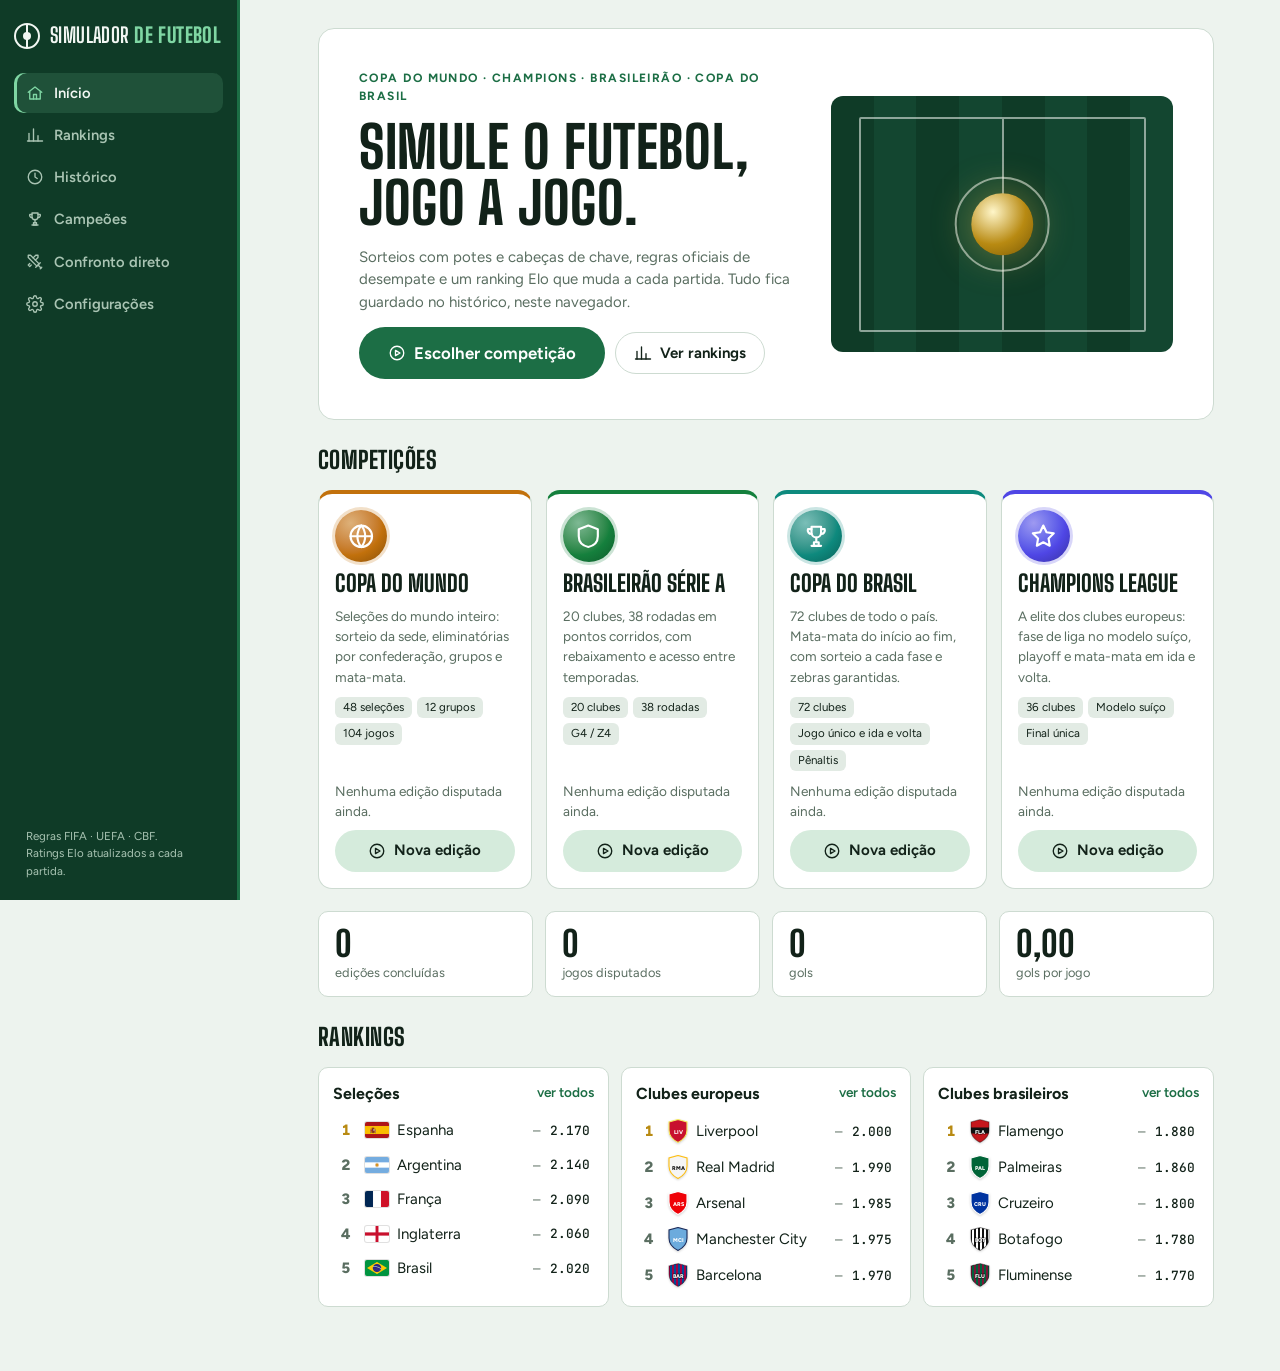
<file: web/index.html>
<!doctype html>
<html lang="pt-BR">
<head>
<meta charset="utf-8">
<meta name="viewport" content="width=device-width, initial-scale=1, viewport-fit=cover">
<title>Simulador de Futebol</title>
<meta name="description" content="Simulador de Copa do Mundo, Champions League, Brasileirão e Copa do Brasil com ranking Elo e histórico.">
<meta name="theme-color" content="#0f3b27">
<link rel="preconnect" href="https://fonts.googleapis.com">
<link rel="preconnect" href="https://fonts.gstatic.com" crossorigin>
<link rel="stylesheet" href="https://fonts.googleapis.com/css2?family=Big+Shoulders+Display:wght@700;800&family=Figtree:wght@400;500;600;700&family=JetBrains+Mono:wght@400;500&display=swap">
<link rel="stylesheet" href="styles.css">
</head>
<body>
<div id="app"></div>
<noscript>Este simulador precisa de JavaScript para funcionar.</noscript>
<!-- Ordem importa: namespace → dados → núcleo → persistência → componentes → competições → app → páginas. -->
<script src="js/sim.js"></script>
<script src="js/data/selecoes.js"></script>
<script src="js/data/clubes-br.js"></script>
<script src="js/data/clubes-eu.js"></script>
<script src="js/core/rng.js"></script>
<script src="js/core/elo.js"></script>
<script src="js/core/match.js"></script>
<script src="js/core/standings.js"></script>
<script src="js/core/schedule.js"></script>
<script src="js/core/draw.js"></script>
<script src="js/store.js"></script>
<script src="js/ui/icones.js"></script>
<script src="js/ui/components.js"></script>
<script src="js/ui/stats.js"></script>
<script src="js/comps/common.js"></script>
<script src="js/comps/copa.js"></script>
<script src="js/comps/brasileirao.js"></script>
<script src="js/comps/copa-brasil.js"></script>
<script src="js/comps/champions.js"></script>
<script src="js/app.js"></script>
<script src="js/ui/pages/inicio.js"></script>
<script src="js/ui/pages/competicao.js"></script>
<script src="js/ui/pages/rankings.js"></script>
<script src="js/ui/pages/historico.js"></script>
<script src="js/ui/pages/time.js"></script>
<script src="js/ui/pages/config.js"></script>
</body>
</html>
</file>
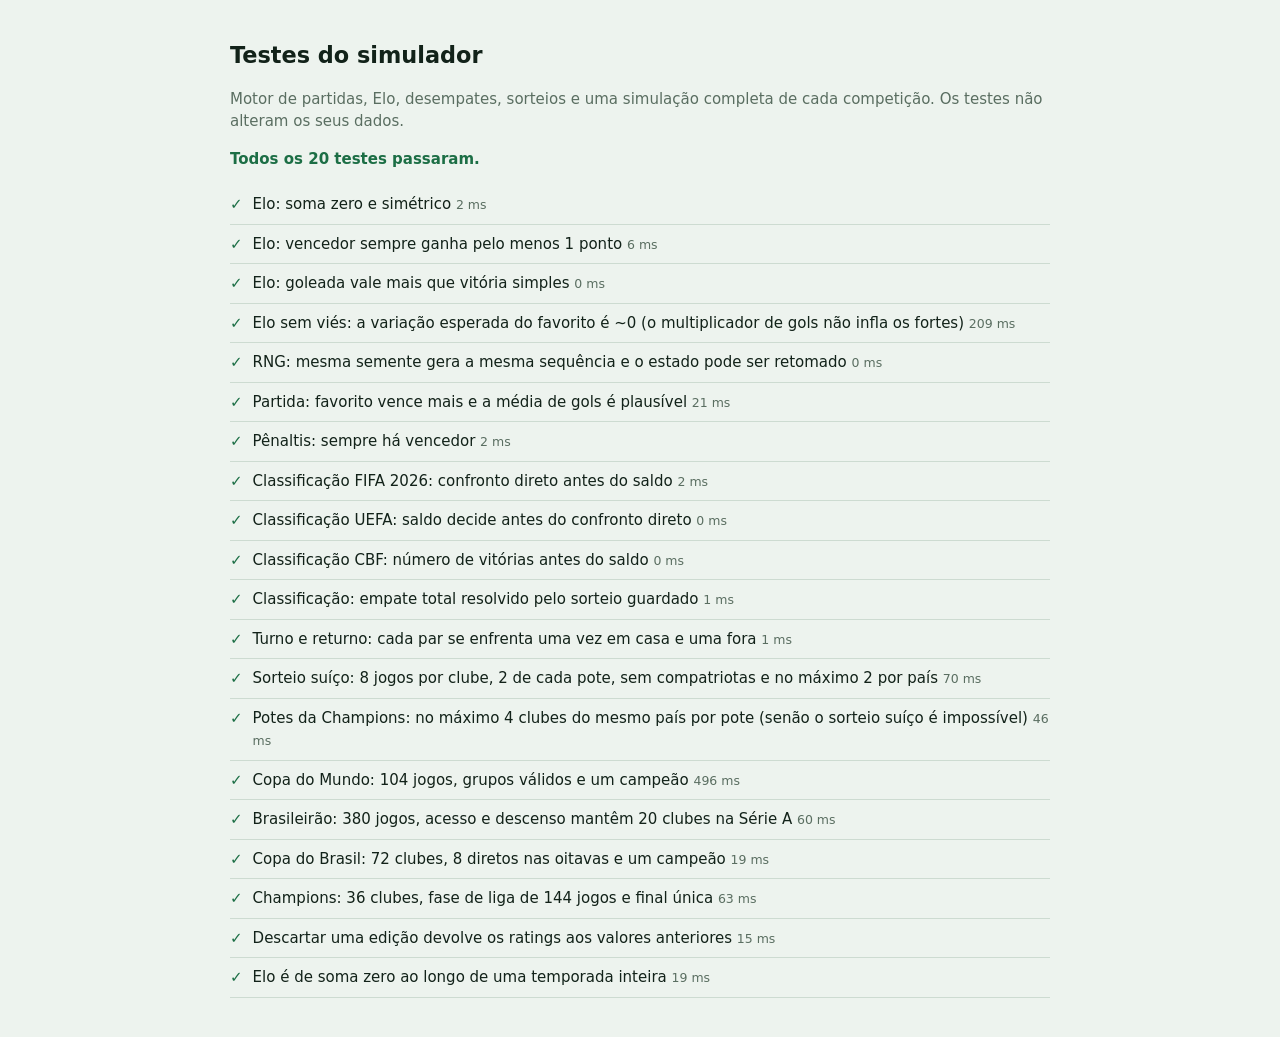
<file: web/tests.html>
<!doctype html>
<html lang="pt-BR">
<head>
<meta charset="utf-8">
<meta name="viewport" content="width=device-width, initial-scale=1">
<title>Testes do Simulador</title>
<style>
  :root { --bg: #edf3ee; --ink: #122219; --muted: #5a6e61; --ok: #1c6e45; --bad: #a8463a; --line: #cddbd1; }
  @media (prefers-color-scheme: dark) { :root { --bg: #0b1510; --ink: #e4eee7; --muted: #92a89a; --ok: #3aa86d; --bad: #e07b6c; --line: #26402f; } }
  body { margin: 0; padding: 24px 16px; background: var(--bg); color: var(--ink); font: 15px/1.5 system-ui, sans-serif; }
  main { max-width: 820px; margin: 0 auto; }
  h1 { font-size: 1.4rem; }
  ol { padding: 0; list-style: none; }
  li { padding: 8px 0; border-bottom: 1px solid var(--line); display: flex; gap: 10px; }
  .ok { color: var(--ok); font-weight: 700; } .bad { color: var(--bad); font-weight: 700; }
  small, .muted { color: var(--muted); }
  code { white-space: pre-wrap; color: var(--bad); }
</style>
</head>
<body>
<main>
  <h1>Testes do simulador</h1>
  <p class="muted">Motor de partidas, Elo, desempates, sorteios e uma simulação completa de cada competição. Os testes não alteram os seus dados.</p>
  <p id="resumo">Rodando…</p>
  <ol id="lista"></ol>
</main>
<script src="js/sim.js"></script>
<script src="js/data/selecoes.js"></script>
<script src="js/data/clubes-br.js"></script>
<script src="js/data/clubes-eu.js"></script>
<script src="js/core/rng.js"></script>
<script src="js/core/elo.js"></script>
<script src="js/core/match.js"></script>
<script src="js/core/standings.js"></script>
<script src="js/core/schedule.js"></script>
<script src="js/core/draw.js"></script>
<script src="js/store.js"></script>
<script src="js/ui/components.js"></script>
<script src="js/comps/common.js"></script>
<script src="js/comps/copa.js"></script>
<script src="js/comps/brasileirao.js"></script>
<script src="js/comps/copa-brasil.js"></script>
<script src="js/comps/champions.js"></script>
<script src="js/testes.js"></script>
<script>
  SIM.store.iniciar().then(() => setTimeout(() => {
    const res = SIM.rodarTestes();
    const falhas = res.filter((r) => !r.ok).length;
    document.getElementById('resumo').innerHTML = falhas
      ? `<span class="bad">${falhas} de ${res.length} testes falharam.</span>`
      : `<span class="ok">Todos os ${res.length} testes passaram.</span>`;
    document.getElementById('lista').innerHTML = res.map((r) => `<li><span class="${r.ok ? 'ok' : 'bad'}">${r.ok ? '✓' : '✗'}</span>
      <div>${SIM.esc(r.nome)} <small>${r.ms} ms</small>${r.ok ? '' : `<br><code>${SIM.esc(r.erro)}</code>`}</div></li>`).join('');
  }, 30));
</script>
</body>
</html>
</file>
<file: web/styles.css>
/* Layout: barra lateral fixa (desktop) ou barra de topo com navegação rolável (celular) + uma coluna
   central de até 1180px. A tela de jogo divide-se em placar (coluna fixa) + lista de jogos. */
:root {
  --bg: #edf3ee;
  --surface: #ffffff;
  --surface-2: #e2ebe4;
  --ink: #122219;
  --muted: #5a6e61;
  --line: #cddbd1;
  --accent: #1c6e45;        /* verde de gramado, a cor padrão */
  --accent-ink: #ffffff;
  --accent-soft: #d5ebdc;
  --pitch-deep: #0f3b27;    /* placar / barra lateral, igual nos dois temas */
  --pitch-stripe: #134630;
  --chalk: #f2f7f3;
  --chalk-dim: #a9c4b3;
  --gold: #b88a12;
  --third: #b7791f;
  --third-soft: #f6ead3;
  --out: #a8463a;
  --out-soft: #f5e1dd;
  --up: #1c7a47;
  --down: #b3412f;
  --z-lib: #1c6e45; --z-pre: #2f9e8f; --z-sul: #2f6db3; --z-reb: #b3412f;
  --c-copa: #c2710c; --c-champions: #4f46e5; --c-brasileirao: #15803d; --c-copaBrasil: #0e8a7e;
  --shadow: 0 1px 2px rgb(15 59 39 / 0.06), 0 6px 20px rgb(15 59 39 / 0.06);

  --f-display: 'Big Shoulders Display', 'Arial Narrow', 'Roboto Condensed', Impact, sans-serif;
  --f-body: 'Figtree', 'Segoe UI', system-ui, -apple-system, sans-serif;
  --f-mono: 'JetBrains Mono', ui-monospace, 'Cascadia Mono', Consolas, monospace;
  --r: 10px;
  --side-w: 240px;
}
@media (prefers-color-scheme: dark) {
  :root:not([data-theme="light"]) {
    --bg: #0b1510; --surface: #12211a; --surface-2: #1a2d23; --ink: #e4eee7; --muted: #92a89a;
    --line: #26402f; --accent: #3aa86d; --accent-ink: #06170e; --accent-soft: #173a27;
    --pitch-deep: #0a2a1b; --pitch-stripe: #0d3122; --gold: #e2bd4c;
    --third: #e0a54a; --third-soft: #3a2c14; --out: #e07b6c; --out-soft: #3a1e1a;
    --up: #4cc584; --down: #ef8a79;
    --z-lib: #3aa86d; --z-pre: #45c1b0; --z-sul: #5f9be0; --z-reb: #e07b6c;
    --c-copa: #f0a032; --c-champions: #8b85ff; --c-brasileirao: #3fbf6c; --c-copaBrasil: #33c2b3;
    --shadow: 0 1px 2px rgb(0 0 0 / 0.3), 0 6px 20px rgb(0 0 0 / 0.25);
    color-scheme: dark;
  }
}
:root[data-theme="dark"] {
  --bg: #0b1510; --surface: #12211a; --surface-2: #1a2d23; --ink: #e4eee7; --muted: #92a89a;
  --line: #26402f; --accent: #3aa86d; --accent-ink: #06170e; --accent-soft: #173a27;
  --pitch-deep: #0a2a1b; --pitch-stripe: #0d3122; --gold: #e2bd4c;
  --third: #e0a54a; --third-soft: #3a2c14; --out: #e07b6c; --out-soft: #3a1e1a;
  --up: #4cc584; --down: #ef8a79;
  --z-lib: #3aa86d; --z-pre: #45c1b0; --z-sul: #5f9be0; --z-reb: #e07b6c;
  --c-copa: #f0a032; --c-champions: #8b85ff; --c-brasileirao: #3fbf6c; --c-copaBrasil: #33c2b3;
  --shadow: 0 1px 2px rgb(0 0 0 / 0.3), 0 6px 20px rgb(0 0 0 / 0.25);
  color-scheme: dark;
}

* { box-sizing: border-box; }
html, body { margin: 0; }
body {
  background: var(--bg); color: var(--ink);
  font: 15px/1.5 var(--f-body);
  -webkit-font-smoothing: antialiased;
}
img { max-width: 100%; }
h1, h2, h3 { margin: 0; text-wrap: balance; }
p { margin: 0; }
a { color: inherit; }
button { font: inherit; color: inherit; }
:focus-visible { outline: 3px solid var(--accent); outline-offset: 2px; border-radius: 6px; }
.sr-only { position: absolute; width: 1px; height: 1px; overflow: hidden; clip: rect(0 0 0 0); white-space: nowrap; }
.muted { color: var(--muted); }
.ink { color: var(--ink); }
.small { font-size: 0.85rem; }
.mono { font-family: var(--f-mono); font-size: 0.82rem; }
.eyebrow { font-size: 0.75rem; font-weight: 700; letter-spacing: 0.12em; text-transform: uppercase; color: var(--accent); }
.eyebrow.on-dark { color: var(--chalk-dim); }
.link { text-decoration: none; }
.link:hover { text-decoration: underline; }
.link-accent { color: var(--accent); font-weight: 600; text-decoration: none; }
.link-accent:hover { text-decoration: underline; }
.gold-text { color: var(--gold); display: inline-flex; align-items: center; gap: 4px; }
.bad-text { color: var(--out); font-weight: 600; }
.ico { width: 18px; height: 18px; flex: none; }

/* ---------- comp colours ---------- */
.comp-copa { --cc: var(--c-copa); }
.comp-champions { --cc: var(--c-champions); }
.comp-brasileirao { --cc: var(--c-brasileirao); }
.comp-copaBrasil { --cc: var(--c-copaBrasil); }
.emblem {
  --s: 36px; width: var(--s); height: var(--s); border-radius: 50%; flex: none; display: inline-grid; place-items: center;
  background: radial-gradient(circle at 30% 25%, color-mix(in srgb, var(--cc) 55%, #fff), var(--cc) 60%, color-mix(in srgb, var(--cc) 70%, #000));
  color: #fff; box-shadow: 0 0 0 3px color-mix(in srgb, var(--cc) 22%, transparent);
}
.emblem .ico { width: 55%; height: 55%; }
.emblem.sm { --s: 22px; box-shadow: none; }
.emblem.lg { --s: 52px; }
.emblem.xl { --s: 96px; box-shadow: 0 0 0 6px color-mix(in srgb, var(--cc) 20%, transparent), 0 14px 30px color-mix(in srgb, var(--cc) 30%, transparent); }
.comp-dot { width: 8px; height: 8px; border-radius: 50%; background: var(--cc); flex: none; }

/* ---------- shell ---------- */
.shell { min-height: 100vh; }
.sidebar {
  position: fixed; inset: 0 auto 0 0; width: var(--side-w); z-index: 30;
  background: var(--pitch-deep); color: var(--chalk); padding: 20px 14px; display: flex; flex-direction: column; gap: 22px;
  border-right: 3px solid var(--accent); overflow-y: auto;
}
.brand { display: flex; align-items: center; gap: 10px; font-family: var(--f-display); font-size: 1.3rem; font-weight: 700; letter-spacing: 0.02em; text-transform: uppercase; white-space: nowrap; text-decoration: none; color: var(--chalk); }
.brand b { color: #7fd6a3; font-weight: 800; }
.brand-mark { width: 26px; height: 26px; border-radius: 50%; border: 2px solid currentColor; position: relative; flex: none; }
.brand-mark::before { content: ''; position: absolute; inset: 0; margin: auto; width: 2px; height: 100%; background: currentColor; }
.brand-mark::after { content: ''; position: absolute; inset: 0; margin: auto; width: 8px; height: 8px; border-radius: 50%; background: currentColor; }
.nav { display: flex; flex-direction: column; gap: 2px; }
.nav-item { display: flex; align-items: center; gap: 10px; padding: 9px 12px; border-radius: 10px; text-decoration: none; color: var(--chalk-dim); font-weight: 600; font-size: 0.92rem; }
.nav-item:hover { background: rgb(255 255 255 / 0.06); color: var(--chalk); }
.nav-item.on { background: rgb(127 214 163 / 0.14); color: var(--chalk); box-shadow: inset 3px 0 0 #7fd6a3; }
.nav-item.on .ico { color: #7fd6a3; }
.side-live { display: flex; flex-direction: column; gap: 4px; }
.side-live .eyebrow { padding: 0 12px 4px; }
.live-item { display: flex; align-items: center; gap: 8px; padding: 6px 12px; border-radius: 8px; text-decoration: none; font-size: 0.85rem; color: var(--chalk); min-width: 0; }
.live-item:hover { background: rgb(255 255 255 / 0.06); }
.side-foot { margin-top: auto; font-size: 0.72rem; color: var(--chalk-dim); line-height: 1.5; padding: 0 12px; }
.mobilebar { display: none; }
.wrap { max-width: 1180px; margin: 0 auto; padding: 28px 16px 64px calc(var(--side-w) + 28px); display: flex; flex-direction: column; gap: 22px; }
@media (min-width: 1500px) { .wrap { padding-left: 28px; } }
.boot { min-height: 60vh; display: grid; place-items: center; gap: 10px; color: var(--muted); align-content: center; }
.notice { display: flex; align-items: center; justify-content: space-between; gap: 12px; background: var(--accent-soft); border: 1px solid var(--accent); border-radius: var(--r); padding: 10px 14px; font-size: 0.9rem; }

/* ---------- buttons ---------- */
.btn {
  display: inline-flex; align-items: center; justify-content: center; gap: 8px;
  min-height: 42px; padding: 0 18px; border-radius: 99px; border: 1.5px solid transparent;
  font-weight: 650; cursor: pointer; transition: background .15s, border-color .15s, transform .1s;
  white-space: nowrap; text-decoration: none; background: none;
}
.btn:active:not(:disabled) { transform: translateY(1px); }
.btn:disabled { opacity: 0.45; cursor: not-allowed; }
.btn.primary { background: var(--accent); color: var(--accent-ink); }
.btn.primary:hover:not(:disabled) { filter: brightness(1.08); }
.btn.soft { background: var(--accent-soft); color: var(--ink); }
.btn.soft:hover:not(:disabled) { border-color: var(--accent); }
.btn.ghost { background: transparent; border-color: var(--line); }
.btn.ghost:hover:not(:disabled) { border-color: var(--accent); }
.btn.danger { background: var(--out); color: #fff; }
.btn.on-dark { background: var(--chalk); color: var(--pitch-deep); }
.btn.ghost-dark { border-color: rgb(255 255 255 / 0.3); color: var(--chalk); }
.btn.ghost-dark:hover { border-color: var(--chalk); }
.btn.big { min-height: 52px; padding: 0 28px; font-size: 1.05rem; }
.btn.small { min-height: 34px; padding: 0 14px; font-size: 0.85rem; }
.btn.small .ico { width: 16px; height: 16px; }
.btn.block { width: 100%; }
.file-btn { position: relative; }
.row { display: flex; gap: 10px; align-items: center; }
.row.end { justify-content: flex-end; flex-wrap: wrap; }
.wrap-row { flex-wrap: wrap; }
.grow { flex: 1; min-width: 0; }
.spacer { flex: 1; }

/* ---------- page blocks ---------- */
.stage-head { display: flex; flex-direction: column; gap: 6px; }
.stage-head.split { flex-direction: row; justify-content: space-between; align-items: flex-end; gap: 16px; flex-wrap: wrap; }
.stage-head h1, .hero h1, .comp-head h1, .comp-intro h1, .team-head h1 { font-family: var(--f-display); font-weight: 800; text-transform: uppercase; font-size: clamp(2rem, 5vw, 3rem); line-height: 0.98; letter-spacing: 0.01em; }
.lede { color: var(--muted); max-width: 64ch; }
.counter { display: flex; flex-direction: column; align-items: flex-end; }
.big-num { font-family: var(--f-display); font-weight: 800; font-size: 3rem; line-height: 1; color: var(--accent); font-variant-numeric: tabular-nums; }
.toolbar { display: flex; flex-wrap: wrap; gap: 10px; align-items: center; }
.footer-actions { display: flex; justify-content: flex-end; }
.panel { background: var(--surface); border: 1px solid var(--line); border-radius: var(--r); padding: 18px; display: flex; flex-direction: column; gap: 12px; }
.section { display: flex; flex-direction: column; gap: 12px; }
.section-head { display: flex; align-items: center; gap: 10px; flex-wrap: wrap; }
.section-title { font-family: var(--f-display); font-weight: 800; text-transform: uppercase; font-size: 1.5rem; letter-spacing: 0.02em; display: flex; align-items: center; gap: 8px; }
.empty { color: var(--muted); }
.card { background: var(--surface); border: 1px solid var(--line); border-radius: var(--r); }
section.card { overflow: hidden; }
.pill { display: inline-flex; align-items: center; white-space: nowrap; font-size: 0.72rem; font-weight: 700; letter-spacing: 0.06em; text-transform: uppercase; padding: 2px 9px; border-radius: 99px; background: var(--surface-2); color: var(--muted); font-variant-numeric: tabular-nums; font-family: var(--f-body); }
.pill.ok { background: var(--accent-soft); color: var(--accent); }
.pill.live { background: color-mix(in srgb, var(--cc, var(--accent)) 16%, transparent); color: var(--cc, var(--accent)); }
.pill.live::before { content: ''; width: 6px; height: 6px; border-radius: 50%; background: currentColor; margin-right: 6px; animation: pulse 1.6s ease-in-out infinite; }
.plain { list-style: none; margin: 0; padding: 0; display: flex; flex-direction: column; gap: 6px; }
.two-col { display: grid; grid-template-columns: 1fr 1fr; gap: 16px; }
.two-col .eyebrow { margin-bottom: 6px; }
.facts { display: flex; flex-wrap: wrap; gap: 12px 28px; margin: 0; }
.facts dt { font-size: 0.75rem; color: var(--muted); text-transform: uppercase; letter-spacing: 0.08em; font-weight: 700; }
.facts dd { margin: 2px 0 0; }

/* ---------- flags & crests ---------- */
.flag { width: 24px; height: 16px; object-fit: cover; border-radius: 2px; box-shadow: 0 0 0 1px rgb(0 0 0 / 0.12); flex: none; background: var(--surface-2); }
.flag.md { width: 33px; height: 22px; }
.flag.lg { width: 72px; height: 48px; border-radius: 4px; }
.flag.xl { width: 150px; height: 100px; border-radius: 6px; }
.crest { width: 20px; height: 24px; flex: none; filter: drop-shadow(0 1px 1px rgb(0 0 0 / 0.18)); }
.crest.md { width: 28px; height: 34px; }
.crest.lg { width: 56px; height: 67px; }
.crest.xl { width: 100px; height: 120px; }
.team { display: inline-flex; align-items: center; gap: 8px; min-width: 0; max-width: 100%; text-decoration: none; }
a.team:hover .nm { text-decoration: underline; }
.team .nm, .nm { overflow: hidden; text-overflow: ellipsis; white-space: nowrap; }

/* ---------- home ---------- */
.hero { display: grid; grid-template-columns: 1.3fr 1fr; gap: 28px; align-items: center; background: var(--surface); border: 1px solid var(--line); border-radius: 16px; padding: clamp(20px, 4vw, 40px); overflow: hidden; }
.hero-copy { display: flex; flex-direction: column; gap: 14px; align-items: flex-start; min-width: 0; }
.hero h1 { font-size: clamp(2.2rem, 5.5vw, 3.6rem); }
.hero-pitch {
  position: relative; aspect-ratio: 4 / 3; max-width: 100%; border-radius: 12px;
  background: repeating-linear-gradient(90deg, var(--pitch-deep) 0 12.5%, var(--pitch-stripe) 12.5% 25%);
}
.pitch-lines { position: absolute; inset: 8%; border: 2px solid rgb(242 247 243 / 0.55); border-radius: 2px; }
.pitch-lines::before { content: ''; position: absolute; top: 0; bottom: 0; left: 50%; border-left: 2px solid rgb(242 247 243 / 0.55); }
.pitch-lines::after { content: ''; position: absolute; left: 50%; top: 50%; width: 32%; aspect-ratio: 1; transform: translate(-50%, -50%); border: 2px solid rgb(242 247 243 / 0.55); border-radius: 50%; }
.trophy { position: absolute; left: 50%; top: 50%; width: 18%; aspect-ratio: 1; transform: translate(-50%, -50%); border-radius: 50%; background: radial-gradient(circle at 35% 30%, #fff6c9, var(--gold) 55%, #7a5a06); box-shadow: 0 0 40px rgb(226 189 76 / 0.45); }

.comp-grid { display: grid; grid-template-columns: repeat(4, minmax(0, 1fr)); gap: 14px; }
.comp-card {
  position: relative; background: var(--surface); border: 1px solid var(--line); border-radius: 14px; padding: 16px;
  display: flex; flex-direction: column; gap: 10px; transition: transform .15s, box-shadow .15s, border-color .15s;
  border-top: 4px solid var(--cc);
}
.comp-card:hover, .comp-card:focus-within { transform: translateY(-3px); box-shadow: var(--shadow), 0 10px 30px color-mix(in srgb, var(--cc) 18%, transparent); border-color: var(--cc); }
.comp-card-link { position: absolute; inset: 0; z-index: 1; border-radius: 14px; }
.comp-card-top { display: flex; justify-content: space-between; align-items: flex-start; }
.comp-card h3 { font-family: var(--f-display); font-weight: 800; text-transform: uppercase; font-size: 1.45rem; line-height: 1; }
.comp-card-foot { margin-top: auto; display: flex; flex-direction: column; gap: 8px; }
.comp-card .btn { pointer-events: none; }
.comp-card .btn.primary { background: var(--cc); color: #fff; }
.progress { height: 6px; border-radius: 99px; background: var(--surface-2); overflow: hidden; }
.progress i { display: block; height: 100%; background: var(--cc, var(--accent)); border-radius: inherit; }

.stat-grid { display: grid; grid-template-columns: repeat(4, minmax(0, 1fr)); gap: 12px; }
.stat { background: var(--surface); border: 1px solid var(--line); border-radius: var(--r); padding: 14px 16px; display: flex; flex-direction: column; gap: 2px; min-width: 0; }
.stat-n { font-family: var(--f-display); font-weight: 800; font-size: 2.2rem; line-height: 1; font-variant-numeric: tabular-nums; }
.stat-l { font-size: 0.8rem; color: var(--muted); }

.champ-grid { display: grid; grid-template-columns: repeat(auto-fill, minmax(230px, 1fr)); gap: 12px; }
.champ-card { display: flex; align-items: center; gap: 12px; padding: 12px 14px; background: var(--surface); border: 1px solid var(--line); border-left: 4px solid var(--cc); border-radius: var(--r); text-decoration: none; min-width: 0; }
.champ-card:hover { border-color: var(--cc); }
.champ-card .grow { display: flex; flex-direction: column; gap: 4px; }

.top-grid { display: grid; grid-template-columns: repeat(3, minmax(0, 1fr)); gap: 12px; }
.top-card { padding: 14px; display: flex; flex-direction: column; gap: 8px; min-width: 0; }
.top-list { list-style: none; margin: 0; padding: 0; display: flex; flex-direction: column; gap: 2px; }
.top-list li { display: flex; align-items: center; gap: 10px; padding: 5px 4px; border-radius: 6px; min-width: 0; }
.top-list li:hover { background: var(--surface-2); }
.top-list .team { flex: 1; }
.top-list .pos { width: 18px; text-align: center; font-weight: 800; color: var(--muted); font-variant-numeric: tabular-nums; }
.top-list .pos.gold { color: var(--gold); }
.top-list .rt { font-family: var(--f-mono); font-size: 0.8rem; font-weight: 500; white-space: nowrap; }

/* ---------- competition page ---------- */
.comp-head { display: flex; align-items: center; gap: 16px; flex-wrap: wrap; padding-bottom: 16px; border-bottom: 1px solid var(--line); }
.comp-head h1 { font-size: clamp(1.8rem, 4.5vw, 2.6rem); }
.comp-head .eyebrow { color: var(--cc); }
.comp-intro { display: flex; gap: 28px; align-items: center; background: var(--surface); border: 1px solid var(--line); border-top: 5px solid var(--cc); border-radius: 16px; padding: clamp(20px, 4vw, 36px); flex-wrap: wrap; }
.comp-intro .grow { display: flex; flex-direction: column; gap: 12px; min-width: 260px; }
.comp-intro .eyebrow { color: var(--cc); }
.steps { list-style: none; margin: 0; padding: 0; display: flex; gap: 6px; flex-wrap: wrap; }
.steps li { display: flex; align-items: center; gap: 6px; font-size: 0.82rem; color: var(--muted); padding: 4px 10px 4px 4px; border-radius: 99px; }
.steps .dot { width: 22px; height: 22px; border-radius: 50%; display: grid; place-items: center; font-size: 0.75rem; font-weight: 700; border: 1.5px solid var(--line); }
.steps li.done .dot { background: var(--accent-soft); color: var(--accent); border-color: transparent; }
.steps li.current { color: var(--ink); background: var(--surface); box-shadow: inset 0 0 0 1px var(--line); }
.steps li.current .dot { background: var(--accent); color: var(--accent-ink); border-color: transparent; }

/* host */
.host-card { display: flex; gap: 28px; align-items: center; background: var(--surface); border: 1px solid var(--line); border-radius: var(--r); padding: 24px; flex-wrap: wrap; }
.host-flag { padding: 14px; background: var(--surface-2); border-radius: 10px; }
.host-flag.revealed .flag { animation: pop .35s ease-out; }
.host-info { display: flex; flex-direction: column; gap: 10px; flex: 1; min-width: 240px; }
.host-name { font-family: var(--f-display); font-weight: 800; text-transform: uppercase; font-size: 2.2rem; line-height: 1; }
.code { font-family: var(--f-mono); font-size: 1rem; color: var(--muted); font-weight: 500; }
.select select, .search input { min-height: 42px; border-radius: 99px; border: 1.5px solid var(--line); background: var(--surface); color: var(--ink); padding: 0 14px; font: inherit; max-width: 100%; }
.search { position: relative; display: inline-flex; align-items: center; }
.search .ico { position: absolute; left: 12px; color: var(--muted); pointer-events: none; }
.search input { padding-left: 38px; width: 240px; }
.select select:focus, .search input:focus { outline: none; border-color: var(--accent); box-shadow: 0 0 0 3px var(--accent-soft); }

/* qualifiers */
.conf-grid { display: grid; grid-template-columns: repeat(auto-fill, minmax(215px, 1fr)); gap: 14px; align-items: start; }
.conf { padding: 14px; display: flex; flex-direction: column; gap: 12px; }
.conf.full { border-color: var(--accent); }
.card-head { display: flex; justify-content: space-between; align-items: flex-start; gap: 8px; }
.card-head h3 { font-size: 1rem; }
.slots { list-style: none; margin: 0; padding: 0; display: flex; flex-direction: column; gap: 5px; }
.slot { display: flex; align-items: center; gap: 8px; min-height: 32px; padding: 0 8px; border-radius: 6px; font-size: 0.9rem; }
.slot.filled { background: var(--surface-2); }
.slot.empty { border: 1.5px dashed var(--line); color: var(--muted); font-size: 0.8rem; }
.slot .nm { flex: 1; min-width: 0; }
.slot .rt { font-family: var(--f-mono); font-size: 0.75rem; color: var(--muted); }
.tag { font-size: 0.68rem; font-weight: 700; text-transform: uppercase; letter-spacing: 0.06em; background: var(--accent); color: var(--accent-ink); padding: 1px 7px; border-radius: 99px; white-space: nowrap; }
.fresh { animation: flash 1.2s ease-out; }

/* draw */
.pots { display: grid; grid-template-columns: repeat(4, minmax(0, 1fr)); gap: 12px; }
.pot { background: var(--surface); border: 1px solid var(--line); border-radius: var(--r); padding: 12px; display: flex; flex-direction: column; gap: 10px; min-width: 0; }
.pot.active { border-color: var(--accent); box-shadow: var(--shadow); }
.pot h3 { font-size: 0.95rem; display: flex; align-items: center; gap: 8px; }
.pot-list li { display: flex; align-items: center; gap: 8px; font-size: 0.88rem; min-width: 0; }
.pot-list .nm { flex: 1; }
.chips { list-style: none; padding: 0; margin: 0; display: flex; flex-wrap: wrap; gap: 5px; }
.chip { display: inline-flex; align-items: center; gap: 5px; font-family: var(--f-mono); font-size: 0.72rem; padding: 3px 7px 3px 4px; border-radius: 6px; background: var(--surface-2); }
.chips.big .chip { font-family: var(--f-body); font-size: 0.82rem; font-weight: 600; padding: 4px 10px; }
.comp-card .chip { font-family: var(--f-body); font-size: 0.72rem; padding: 2px 8px; }
.chip .flag { width: 18px; height: 12px; }
.chip .crest { width: 14px; height: 17px; }
.chip.used { opacity: 0.35; text-decoration: line-through; }
.group-grid { display: grid; grid-template-columns: repeat(auto-fill, minmax(260px, 1fr)); gap: 12px; }
.group-grid.tables { grid-template-columns: repeat(auto-fill, minmax(330px, 1fr)); }
.group-card, .group-table { overflow: hidden; }
.group-head { display: flex; align-items: center; justify-content: space-between; padding: 8px 12px; background: var(--pitch-deep); color: var(--chalk); }
.group-head h3 { font-family: var(--f-display); font-weight: 800; text-transform: uppercase; letter-spacing: 0.04em; font-size: 1.15rem; }
.group-head .pill.ok { background: rgb(127 214 163 / 0.2); color: #9be3b9; }
.group-slots { list-style: none; margin: 0; padding: 6px; display: flex; flex-direction: column; gap: 2px; }
.group-slots li { display: flex; align-items: center; gap: 8px; min-height: 34px; padding: 0 6px; border-radius: 6px; font-size: 0.9rem; }
.group-slots li.empty { color: var(--muted); }
.group-slots .pos { font-family: var(--f-mono); font-size: 0.72rem; color: var(--muted); width: 24px; }
.group-slots .nm { flex: 1; min-width: 0; }
.conf-tag { font-family: var(--f-mono); font-size: 0.66rem; color: var(--muted); }
.club-grid { display: grid; grid-template-columns: repeat(auto-fill, minmax(220px, 1fr)); gap: 8px; }
.club-card { display: flex; align-items: center; gap: 10px; padding: 8px 12px; background: var(--surface); border: 1px solid var(--line); border-radius: var(--r); min-width: 0; }
.club-card .grow { display: flex; flex-direction: column; line-height: 1.25; }
.rank-n { font-family: var(--f-mono); font-size: 0.75rem; color: var(--muted); width: 18px; text-align: right; }

/* ---------- play ---------- */
.tabs { display: flex; gap: 4px; background: var(--surface-2); padding: 4px; border-radius: 99px; align-self: flex-start; max-width: 100%; overflow-x: auto; }
.tab { border: 0; background: transparent; padding: 8px 18px; border-radius: 99px; font-weight: 650; cursor: pointer; color: var(--muted); white-space: nowrap; text-decoration: none; }
.tab.on { background: var(--surface); color: var(--ink); box-shadow: var(--shadow); }
.play-layout { display: grid; grid-template-columns: minmax(0, 400px) minmax(0, 1fr); gap: 20px; align-items: start; }
.board-col { display: flex; flex-direction: column; gap: 12px; position: sticky; top: 16px; }
.board {
  background: repeating-linear-gradient(90deg, var(--pitch-deep) 0 10%, var(--pitch-stripe) 10% 20%);
  color: var(--chalk); border-radius: 14px; padding: 18px; display: flex; flex-direction: column; gap: 14px;
  box-shadow: var(--shadow); position: relative; overflow: hidden;
}
.board::after { content: ''; position: absolute; left: 50%; top: 50%; width: 150px; height: 150px; transform: translate(-50%, -38%); border: 2px solid rgb(242 247 243 / 0.1); border-radius: 50%; pointer-events: none; }
.board-meta { font-size: 0.78rem; letter-spacing: 0.08em; text-transform: uppercase; color: var(--chalk-dim); text-align: center; }
.board-meta span { font-family: var(--f-mono); color: #9be3b9; }
.board-teams { display: grid; grid-template-columns: 1fr auto 1fr; align-items: start; gap: 8px; position: relative; z-index: 1; }
.side { display: flex; flex-direction: column; align-items: center; gap: 6px; text-align: center; min-width: 0; }
.side-name { font-family: var(--f-display); font-weight: 800; text-transform: uppercase; font-size: 1.35rem; line-height: 1.05; overflow-wrap: anywhere; }
.side-meta { font-family: var(--f-mono); font-size: 0.72rem; color: var(--chalk-dim); }
.pens { font-size: 0.75rem; background: rgb(255 255 255 / 0.12); padding: 1px 8px; border-radius: 99px; }
.board .delta { font-size: 0.75rem; font-family: var(--f-mono); padding: 1px 8px; border-radius: 99px; background: rgb(255 255 255 / 0.1); }
.board .delta.up { color: #8ee4b0; } .board .delta.down { color: #ffb4a6; }
.board-score { display: flex; align-items: center; gap: 6px; padding-top: 6px; font-family: var(--f-display); font-weight: 800; font-variant-numeric: tabular-nums; }
.board-score .goals { font-size: 3.4rem; line-height: 1; min-width: 1ch; text-align: center; }
.board.final .goals { animation: pop .4s ease-out; }
.board-score .dash { font-size: 2rem; color: var(--chalk-dim); }
.board-score .vs { font-size: 1.5rem; color: var(--chalk-dim); padding-top: 10px; }
.board-foot { text-align: center; font-size: 0.85rem; color: var(--chalk-dim); position: relative; z-index: 1; }
.board.final .board-foot:last-child { color: var(--chalk); font-weight: 600; }
.board-empty { text-align: center; font-family: var(--f-display); font-size: 1.8rem; font-weight: 800; text-transform: uppercase; position: relative; z-index: 1; }
.draw-board { background: radial-gradient(circle at 50% 0%, rgb(226 189 76 / 0.28), transparent 60%), repeating-linear-gradient(90deg, var(--pitch-deep) 0 10%, var(--pitch-stripe) 10% 20%); }
.board-actions { display: flex; flex-direction: column; gap: 8px; }

.fixtures { display: flex; flex-direction: column; gap: 12px; min-width: 0; }
.chip-row { display: flex; flex-wrap: wrap; gap: 6px; align-items: center; }
.chip-row.dense .fchip { padding: 4px 0; width: 36px; text-align: center; font-variant-numeric: tabular-nums; }
.chip-label { font-size: 0.75rem; font-weight: 700; text-transform: uppercase; letter-spacing: 0.08em; color: var(--muted); margin-right: 4px; }
.fchip { border: 1.5px solid var(--line); background: var(--surface); border-radius: 99px; padding: 5px 13px; font-size: 0.82rem; font-weight: 600; cursor: pointer; white-space: nowrap; text-decoration: none; }
.fchip.done { background: var(--surface-2); }
.fchip.on { background: var(--accent); border-color: var(--accent); color: var(--accent-ink); }
.fixture-list { list-style: none; margin: 0; padding: 0; background: var(--surface); border: 1px solid var(--line); border-radius: var(--r); overflow: hidden; }
.fixture { display: grid; grid-template-columns: 58px minmax(0, 1fr) 76px minmax(0, 1fr); align-items: center; gap: 8px; padding: 9px 12px; border-top: 1px solid var(--line); font-size: 0.9rem; }
.fixture:first-child { border-top: 0; }
.fixture.fresh { background: var(--accent-soft); }
.fno { font-family: var(--f-mono); font-size: 0.75rem; color: var(--muted); display: flex; flex-direction: column; line-height: 1.2; }
.fno small { font-family: var(--f-body); font-size: 0.7rem; }
.ft { display: flex; align-items: center; min-width: 0; }
.fixture .ft:last-child { justify-content: flex-end; }
.fixture .ft:last-child .team { flex-direction: row-reverse; text-align: right; }
.ft i { color: var(--muted); font-size: 0.82rem; }
.ft.win { font-weight: 700; }
.fscore { text-align: center; font-family: var(--f-display); font-weight: 800; font-size: 1.25rem; font-variant-numeric: tabular-nums; display: flex; flex-direction: column; line-height: 1.1; }
.fscore small { font-family: var(--f-body); font-weight: 500; font-size: 0.68rem; color: var(--muted); }

/* standings */
.legend { display: flex; flex-wrap: wrap; align-items: center; gap: 6px 14px; font-size: 0.82rem; color: var(--muted); }
.key { display: inline-block; width: 12px; height: 12px; border-radius: 3px; margin-right: -8px; vertical-align: -1px; }
.key.q { background: var(--accent); } .key.t { background: var(--third); } .key.o { background: var(--out); }
.key.z-lib { background: var(--z-lib); } .key.z-pre { background: var(--z-pre); } .key.z-sul { background: var(--z-sul); } .key.z-reb { background: var(--z-reb); }
.table-scroll { overflow-x: auto; }
table.data { width: 100%; border-collapse: collapse; font-variant-numeric: tabular-nums; font-size: 0.87rem; }
.data th { font-size: 0.7rem; letter-spacing: 0.06em; text-transform: uppercase; color: var(--muted); font-weight: 700; padding: 8px 6px; text-align: center; border-bottom: 1px solid var(--line); white-space: nowrap; }
.data th .ico { width: 15px; height: 15px; vertical-align: -3px; }
.data td { padding: 6px; text-align: center; border-bottom: 1px solid var(--line); }
.data tr:last-child td { border-bottom: 0; }
.data .l { text-align: left; max-width: 220px; }
.data .rank { width: 30px; font-family: var(--f-mono); font-size: 0.75rem; color: var(--muted); box-shadow: inset 3px 0 0 transparent; }
.data .rank.top { color: var(--gold); font-weight: 700; }
.data .pts { font-weight: 800; }
.empty-row { color: var(--muted); padding: 20px !important; }
.standings tr.q .rank { box-shadow: inset 3px 0 0 var(--accent); color: var(--accent); font-weight: 700; }
.standings tr.t .rank { box-shadow: inset 3px 0 0 var(--third); color: var(--third); font-weight: 700; }
.standings tr.t td { background: var(--third-soft); }
.standings tr.o td { color: var(--muted); }
.standings tr.o .rank { box-shadow: inset 3px 0 0 var(--out); }
.standings tr.z-lib .rank { box-shadow: inset 3px 0 0 var(--z-lib); color: var(--z-lib); font-weight: 700; }
.standings tr.z-pre .rank { box-shadow: inset 3px 0 0 var(--z-pre); color: var(--z-pre); font-weight: 700; }
.standings tr.z-sul .rank { box-shadow: inset 3px 0 0 var(--z-sul); color: var(--z-sul); font-weight: 700; }
.standings tr.z-reb .rank { box-shadow: inset 3px 0 0 var(--z-reb); color: var(--z-reb); font-weight: 700; }
.standings tr.z-reb td { background: var(--out-soft); }
.history td, .history th { text-align: left; }
.history .team .emblem { margin-right: 2px; }

/* form, deltas, rating bar */
.form { display: inline-flex; gap: 2px; }
.form i { font-style: normal; width: 18px; height: 18px; border-radius: 4px; display: inline-grid; place-items: center; font-size: 0.64rem; font-weight: 800; color: #fff; }
.form .f-V { background: var(--up); } .form .f-E { background: #8a9a90; } .form .f-D { background: var(--down); }
.top-list .form i { width: 14px; height: 14px; font-size: 0; }
.delta { font-family: var(--f-mono); font-size: 0.8rem; font-weight: 500; white-space: nowrap; }
.delta.up { color: var(--up); } .delta.down { color: var(--down); }
.stat-n.delta { font-family: var(--f-display); font-size: 2.2rem; font-weight: 800; }
.rating-cell { display: flex; align-items: center; gap: 10px; }
.rating-cell b { font-family: var(--f-mono); font-weight: 500; width: 44px; }
.rbar { width: 90px; height: 6px; border-radius: 99px; background: var(--surface-2); overflow: hidden; flex: none; }
.rbar i { display: block; height: 100%; background: linear-gradient(90deg, var(--accent), #7fd6a3); border-radius: inherit; }

/* bracket */
.bracket-scroll { overflow-x: auto; background: var(--surface); border: 1px solid var(--line); border-radius: var(--r); padding: 16px; }
.bracket { display: grid; grid-template-columns: repeat(5, minmax(190px, 1fr)); gap: 18px; min-width: 1000px; }
.bcol { display: flex; flex-direction: column; gap: 10px; }
.bcol h3 { font-family: var(--f-display); font-weight: 800; text-transform: uppercase; font-size: 1rem; letter-spacing: 0.04em; color: var(--muted); text-align: center; }
.bcol h3.sub { margin-top: 18px; }
.bcol-body { flex: 1; display: flex; flex-direction: column; justify-content: space-around; gap: 8px; }
.bmatch { border: 1px solid var(--line); border-radius: 8px; background: var(--bg); overflow: hidden; }
.bmatch.played { background: var(--surface); }
.bno { display: block; font-family: var(--f-mono); font-size: 0.66rem; color: var(--muted); padding: 3px 8px 0; }
.bt { display: flex; align-items: center; gap: 7px; padding: 4px 8px; font-size: 0.84rem; }
.bt .flag { width: 20px; height: 13px; }
.bt .crest { width: 16px; height: 19px; }
.bt .nm { flex: 1; min-width: 0; }
.bt.tbd .nm { color: var(--muted); font-size: 0.76rem; font-style: italic; }
.bt.win { font-weight: 700; }
.bt.win .bs { color: var(--accent); }
.bs { font-family: var(--f-display); font-weight: 800; font-size: 1rem; font-variant-numeric: tabular-nums; }
.bs small { font-family: var(--f-body); font-weight: 500; font-size: 0.68rem; color: var(--muted); margin-left: 2px; }

/* champion */
.champion {
  display: flex; align-items: center; gap: 24px; flex-wrap: wrap; padding: 24px; border-radius: 16px; color: var(--chalk);
  background: radial-gradient(circle at 15% 50%, rgb(226 189 76 / 0.35), transparent 45%), repeating-linear-gradient(90deg, var(--pitch-deep) 0 10%, var(--pitch-stripe) 10% 20%);
}
.champion > div:nth-child(2) { flex: 1; min-width: 200px; display: flex; flex-direction: column; gap: 4px; }
.champion h1 { font-family: var(--f-display); font-weight: 800; text-transform: uppercase; font-size: clamp(2.4rem, 6vw, 4rem); line-height: 0.95; color: #f3d77a; }
.champ-flag .flag { box-shadow: 0 0 0 3px #e2bd4c, 0 10px 30px rgb(0 0 0 / 0.35); }
.champ-flag .crest { filter: drop-shadow(0 0 0 #e2bd4c) drop-shadow(0 10px 20px rgb(0 0 0 / 0.4)); }
.champ-actions { display: flex; flex-direction: column; gap: 8px; }

/* ---------- team page ---------- */
.team-head { display: flex; gap: 24px; align-items: center; flex-wrap: wrap; }
.team-badge { padding: 14px; background: var(--surface); border: 1px solid var(--line); border-radius: 14px; }
.team-head .grow { display: flex; flex-direction: column; gap: 10px; }
.chart { width: 100%; height: auto; display: block; }
.chart .grid { stroke: var(--line); stroke-width: 1; }
.chart .base { stroke: var(--muted); stroke-dasharray: 4 4; stroke-width: 1; }
.chart .axis { fill: var(--muted); font-size: 11px; font-family: var(--f-mono); }
.chart .line { fill: none; stroke: var(--accent); stroke-width: 2.2; stroke-linejoin: round; }
.chart .area { fill: color-mix(in srgb, var(--accent) 14%, transparent); }
.chart .dot { fill: var(--accent); stroke: var(--surface); stroke-width: 2; }
.trophy-list { list-style: none; margin: 0; padding: 0; display: flex; flex-wrap: wrap; gap: 10px; }
.trophy-list li { display: flex; align-items: center; gap: 8px; padding: 6px 14px 6px 6px; border-radius: 99px; background: var(--surface-2); }
.games td { vertical-align: middle; }

/* champions gallery */
.champs-layout { display: grid; grid-template-columns: minmax(0, 1fr) 300px; gap: 14px; align-items: start; }
.gallery { list-style: none; margin: 0; padding: 0; display: grid; grid-template-columns: repeat(auto-fill, minmax(140px, 1fr)); gap: 10px; }
.gallery-item { display: flex; flex-direction: column; align-items: center; gap: 6px; text-align: center; padding: 14px 10px; background: var(--surface); border: 1px solid var(--line); border-radius: var(--r); text-decoration: none; min-width: 0; height: 100%; }
.gallery-item:hover { border-color: var(--cc); box-shadow: var(--shadow); }
.gallery-item .nm { max-width: 100%; }
.gallery li:first-child .gallery-item { border-color: var(--cc); background: color-mix(in srgb, var(--cc) 8%, var(--surface)); }

/* head to head */
.h2h-pickers { display: grid; grid-template-columns: minmax(0, 1fr) auto minmax(0, 1fr); gap: 12px; align-items: center; }
.big-select select { width: 100%; }
.vs-tag { font-family: var(--f-display); font-weight: 800; font-size: 1.4rem; color: var(--muted); }
.h2h { display: grid; grid-template-columns: 1fr auto 1fr; gap: 16px; align-items: center; background: var(--surface); border: 1px solid var(--line); border-radius: 14px; padding: 20px; }
.h2h-side { display: flex; flex-direction: column; align-items: center; gap: 6px; text-align: center; min-width: 0; }
.h2h-mid { display: flex; flex-direction: column; align-items: center; gap: 2px; }
.h2h-n { font-family: var(--f-display); font-weight: 800; font-size: 3rem; line-height: 1; font-variant-numeric: tabular-nums; }

/* settings */
.setting { display: flex; justify-content: space-between; align-items: center; gap: 16px; padding: 10px 0; border-top: 1px solid var(--line); flex-wrap: wrap; }
.setting > div { flex: 1; min-width: 220px; }
.danger-zone { border-color: color-mix(in srgb, var(--out) 40%, var(--line)); }

/* modal */
.scrim { position: fixed; inset: 0; background: rgb(6 20 13 / 0.55); z-index: 40; }
.modal { position: fixed; z-index: 41; left: 50%; top: 50%; transform: translate(-50%, -50%); width: min(440px, calc(100% - 32px)); background: var(--surface); border-radius: 14px; padding: 22px; display: flex; flex-direction: column; gap: 12px; box-shadow: 0 20px 60px rgb(0 0 0 / 0.35); }
.modal h2 { font-family: var(--f-display); font-weight: 800; text-transform: uppercase; font-size: 1.6rem; }
.modal p { color: var(--muted); }

@keyframes flash { from { background: var(--accent-soft); box-shadow: inset 0 0 0 2px var(--accent); } }
@keyframes pop { from { transform: scale(0.6); opacity: 0.2; } }
@keyframes pulse { 50% { opacity: 0.35; } }
@media (prefers-reduced-motion: reduce) { *, *::before, *::after { animation: none !important; transition: none !important; } }

/* ---------- responsive ---------- */
@media (max-width: 1180px) {
  .comp-grid { grid-template-columns: repeat(2, minmax(0, 1fr)); }
  .top-grid { grid-template-columns: minmax(0, 1fr); }
  .champs-layout { grid-template-columns: minmax(0, 1fr); }
}
@media (max-width: 1000px) {
  .sidebar { display: none; }
  .mobilebar {
    display: block; position: sticky; top: 0; z-index: 30; background: var(--pitch-deep); color: var(--chalk);
    border-bottom: 3px solid var(--accent); padding-top: env(safe-area-inset-top, 0px);
  }
  .mobilebar .brand { padding: 10px 16px 6px; font-size: 1.2rem; }
  .mnav { display: flex; gap: 2px; overflow-x: auto; padding: 0 10px 8px; scrollbar-width: none; }
  .mnav .nav-item { flex: none; padding: 6px 10px; font-size: 0.82rem; }
  .mnav .nav-item .ico { width: 16px; height: 16px; }
  .mnav .nav-item.on { box-shadow: none; }
  .wrap { padding-left: 16px; }
  .pots { grid-template-columns: repeat(2, minmax(0, 1fr)); }
  .play-layout { grid-template-columns: minmax(0, 1fr); }
  .board-col { position: static; }
  .stat-grid { grid-template-columns: repeat(2, minmax(0, 1fr)); }
}
@media (max-width: 760px) {
  .hero { grid-template-columns: 1fr; }
  .hero-pitch { width: 100%; aspect-ratio: auto; height: 170px; }
  .comp-head .steps { order: 3; flex-basis: 100%; }
  .step-label { display: none; }
  .steps li.current .step-label { display: inline; }
  .two-col { grid-template-columns: 1fr; }
  .h2h-pickers { grid-template-columns: minmax(0, 1fr); }
  .vs-tag { text-align: center; }
}
@media (max-width: 560px) {
  .wrap { padding-block: 18px 48px; gap: 16px; }
  .comp-grid { grid-template-columns: minmax(0, 1fr); }
  .pots { grid-template-columns: minmax(0, 1fr); }
  .hide-sm { display: none; }
  .flag.xl { width: 110px; height: 73px; }
  .crest.xl { width: 76px; height: 91px; }
  .host-card { padding: 16px; gap: 16px; }
  .fixture { grid-template-columns: 40px minmax(0, 1fr) 54px minmax(0, 1fr); padding: 9px 10px; gap: 6px; font-size: 0.84rem; }
  .ft .flag { width: 20px; height: 13px; }
  .fno small { display: none; }
  .flag.lg { width: 56px; height: 37px; }
  .crest.lg { width: 44px; height: 53px; }
  .side-name { font-size: 1.1rem; }
  .board-score .goals { font-size: 2.8rem; }
  .toolbar .spacer { display: none; }
  .toolbar .btn { flex: 1 1 auto; }
  .search, .search input { width: 100%; }
  .footer-actions .btn { width: 100%; }
  .rbar { display: none; }
  .h2h { padding: 14px 10px; gap: 8px; }
  .h2h-n { font-size: 2.2rem; }
  .group-grid.tables { grid-template-columns: minmax(0, 1fr); }
}
</file>
